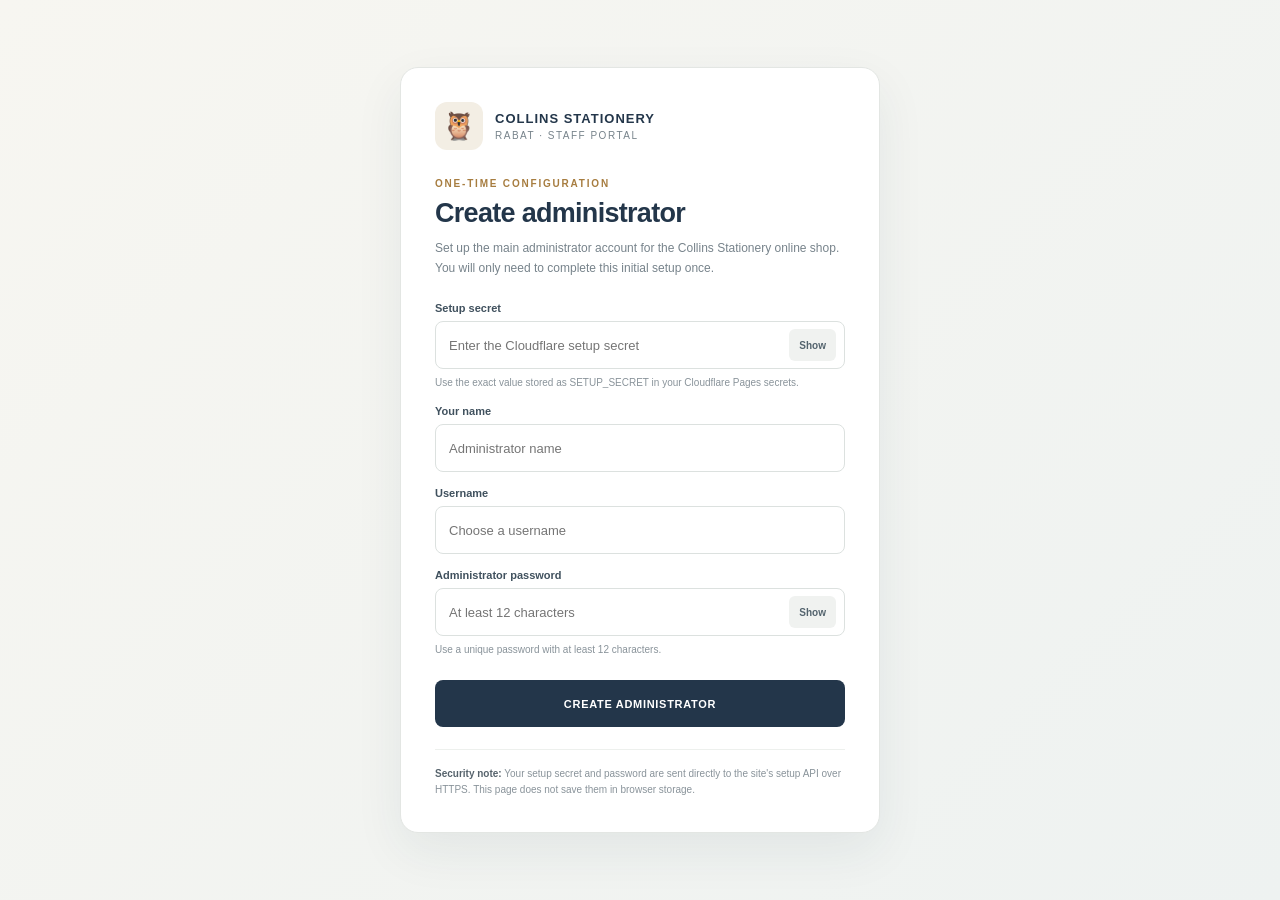
<file: collins-admin-setup.html>
<!doctype html>
<html lang="en">
<head>
<meta charset="utf-8">
<meta name="viewport" content="width=device-width, initial-scale=1">
<title>Administrator Setup | Collins Stationery</title>
<style>
:root{--navy:#23364a;--gold:#c89d57;--ink:#263747;--muted:#77838b;--line:#e3e6e3;--bg:#f6f7f5}
*{box-sizing:border-box}body{margin:0;min-height:100vh;background:linear-gradient(135deg,#f7f6f1,#eef2f1);font-family:Arial,sans-serif;color:var(--ink);display:grid;place-items:center;padding:24px}
.card{width:min(100%,480px);background:#fff;border:1px solid var(--line);border-radius:18px;padding:34px;box-shadow:0 18px 50px #23364a12}
.brand{display:flex;align-items:center;gap:12px;margin-bottom:28px}.owl{width:48px;height:48px;border-radius:12px;background:#f3eee4;display:grid;place-items:center;font-size:27px}.brand strong{display:block;font-size:13px;letter-spacing:1px;color:var(--navy)}.brand small{display:block;color:var(--muted);font-size:10px;letter-spacing:1.5px;margin-top:4px}
.kicker{font-size:10px;letter-spacing:1.8px;color:#a77d40;font-weight:700;margin:0 0 9px}h1{font-size:27px;letter-spacing:-.7px;margin:0 0 9px;color:var(--navy)}.intro{font-size:12px;color:var(--muted);line-height:1.7;margin:0 0 24px}
label{display:block;font-size:11px;font-weight:700;color:#40515e;margin:15px 0 7px}input{width:100%;height:48px;border:1px solid #dce1df;border-radius:8px;padding:0 13px;font-size:13px;outline:none;transition:border .2s,box-shadow .2s}input:focus{border-color:#66889a;box-shadow:0 0 0 3px #66889a1c}.hint{font-size:10px;color:#89939a;margin:6px 0 0;line-height:1.5}
.password-wrap{position:relative}.password-wrap input{padding-right:76px}.reveal{position:absolute;right:9px;top:8px;height:32px;border:0;background:#f0f2f0;color:#53636d;border-radius:6px;padding:0 10px;font-size:10px;font-weight:700;cursor:pointer}
.submit{width:100%;height:47px;margin-top:23px;border:0;border-radius:8px;background:var(--navy);color:white;font-size:11px;font-weight:800;letter-spacing:.7px;cursor:pointer;transition:.2s}.submit:hover{background:#344f66;transform:translateY(-1px)}.submit:disabled{opacity:.6;cursor:wait;transform:none}
.message{display:none;padding:12px;border-radius:8px;margin-top:15px;font-size:11px;line-height:1.6}.message.show{display:block}.message.error{background:#fff0ef;color:#9b3934}.message.success{background:#edf7f0;color:#286544}
.security{border-top:1px solid #edf0ed;margin-top:22px;padding-top:16px;font-size:10px;line-height:1.6;color:#89939a}.security b{color:#56636c}
@media(max-width:480px){.card{padding:25px 21px}h1{font-size:24px}}
</style>
</head>
<body>
<main class="card">
  <div class="brand"><div class="owl">🦉</div><div><strong>COLLINS STATIONERY</strong><small>RABAT · STAFF PORTAL</small></div></div>
  <p class="kicker">ONE-TIME CONFIGURATION</p>
  <h1>Create administrator</h1>
  <p class="intro">Set up the main administrator account for the Collins Stationery online shop. You will only need to complete this initial setup once.</p>

  <form id="setupForm">
    <label for="setupSecret">Setup secret</label>
    <div class="password-wrap">
      <input id="setupSecret" name="setupSecret" type="password" autocomplete="off" required placeholder="Enter the Cloudflare setup secret">
      <button class="reveal" type="button" data-toggle="setupSecret">Show</button>
    </div>
    <p class="hint">Use the exact value stored as SETUP_SECRET in your Cloudflare Pages secrets.</p>

    <label for="displayName">Your name</label>
    <input id="displayName" name="displayName" type="text" maxlength="100" required placeholder="Administrator name">

    <label for="username">Username</label>
    <input id="username" name="username" type="text" minlength="3" maxlength="80" pattern="[A-Za-z0-9._-]+" required autocomplete="username" placeholder="Choose a username">

    <label for="password">Administrator password</label>
    <div class="password-wrap">
      <input id="password" name="password" type="password" minlength="12" maxlength="200" required autocomplete="new-password" placeholder="At least 12 characters">
      <button class="reveal" type="button" data-toggle="password">Show</button>
    </div>
    <p class="hint">Use a unique password with at least 12 characters.</p>

    <button class="submit" id="submitBtn" type="submit">CREATE ADMINISTRATOR</button>
    <div class="message" id="message" role="status" aria-live="polite"></div>
  </form>
  <div class="security"><b>Security note:</b> Your setup secret and password are sent directly to the site's setup API over HTTPS. This page does not save them in browser storage.</div>
</main>
<script>
const form = document.getElementById("setupForm");
const button = document.getElementById("submitBtn");
const message = document.getElementById("message");

document.querySelectorAll("[data-toggle]").forEach(toggle => {
  toggle.addEventListener("click", () => {
    const field = document.getElementById(toggle.dataset.toggle);
    const reveal = field.type === "password";
    field.type = reveal ? "text" : "password";
    toggle.textContent = reveal ? "Hide" : "Show";
  });
});

function showMessage(text, type) {
  message.textContent = text;
  message.className = `message show ${type}`;
}

form.addEventListener("submit", async event => {
  event.preventDefault();
  if (!form.reportValidity()) return;

  const payload = {
    setupSecret: document.getElementById("setupSecret").value,
    displayName: document.getElementById("displayName").value.trim(),
    username: document.getElementById("username").value.trim(),
    password: document.getElementById("password").value
  };

  button.disabled = true;
  button.textContent = "CREATING ACCOUNT…";
  message.className = "message";

  try {
    const response = await fetch("/api/auth/setup", {
      method: "POST",
      headers: {"Content-Type": "application/json", "Accept": "application/json"},
      body: JSON.stringify(payload)
    });
    const result = await response.json().catch(() => ({}));
    if (!response.ok) throw new Error(result.error || "Setup could not be completed.");

    form.reset();
    showMessage("Administrator created successfully. You can now return to the staff sign-in page.", "success");
  } catch (error) {
    showMessage(error.message || "A network error occurred. Please try again.", "error");
  } finally {
    button.disabled = false;
    button.textContent = "CREATE ADMINISTRATOR";
  }
});
</script>
</body>
</html>
</file>
